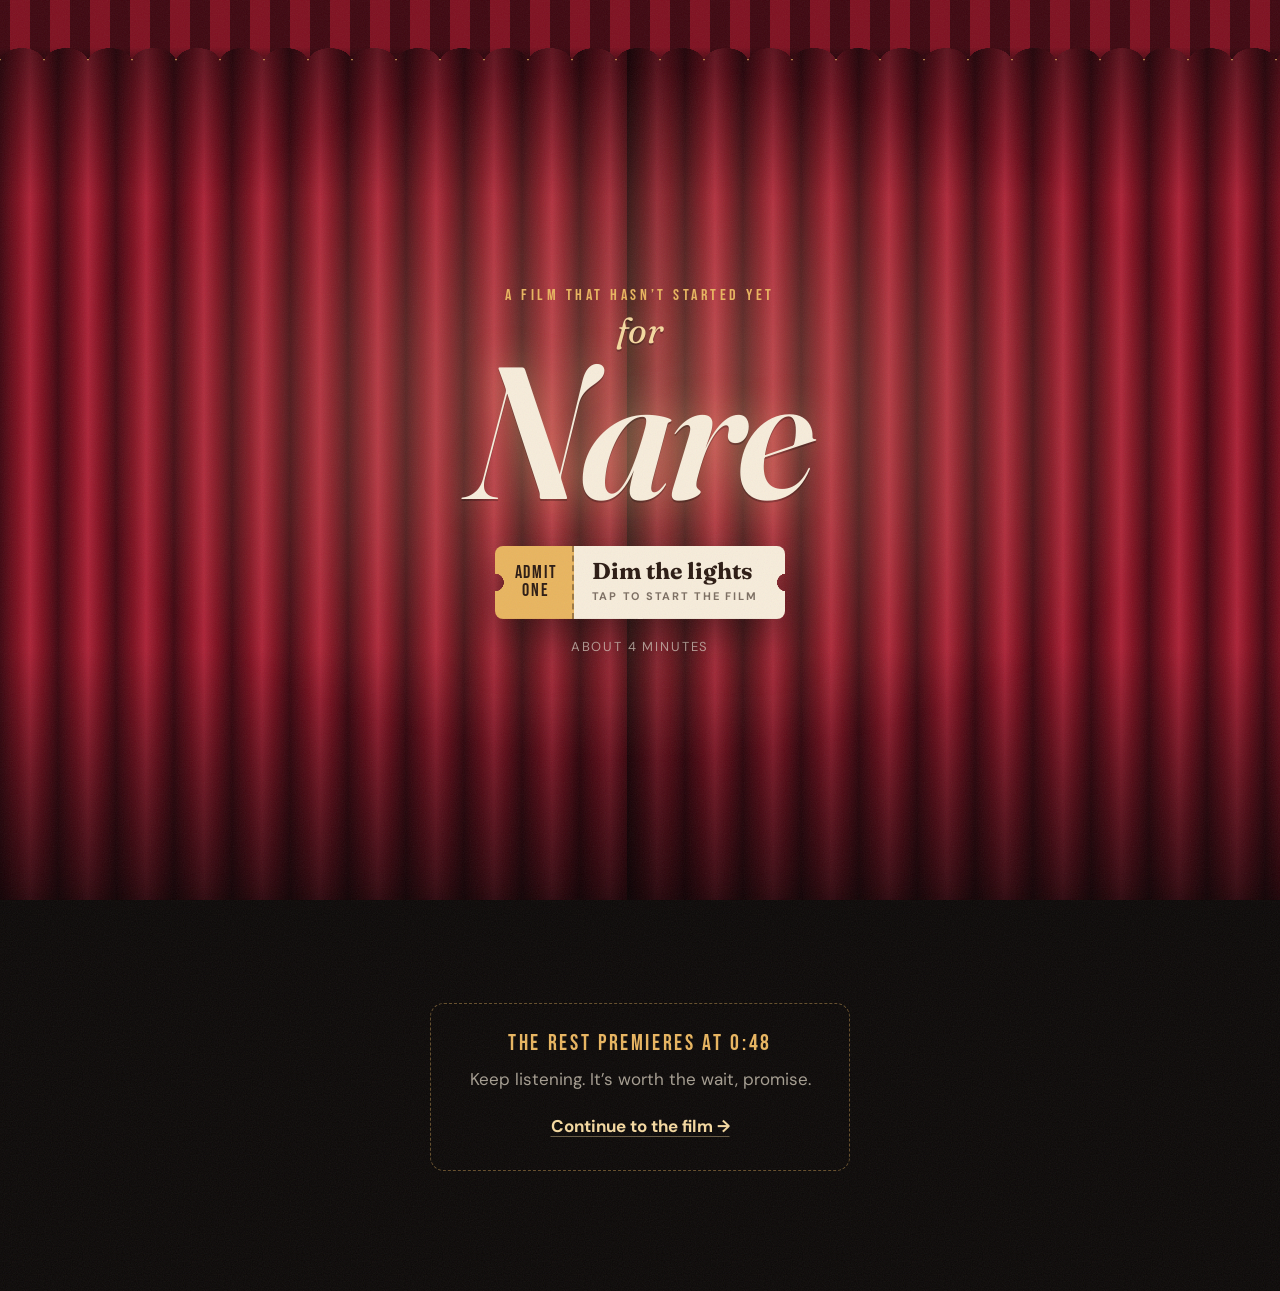
<file: index.html>
<!doctype html>
<html lang="en">
  <head>
    <meta charset="UTF-8" />
    <meta name="viewport" content="width=device-width, initial-scale=1.0, viewport-fit=cover" />
    <meta name="robots" content="noindex, nofollow" />
    <meta name="theme-color" content="#0c0908" />
    <meta name="description" content="A film that hasn't started yet. Headphones on." />
    <meta property="og:title" content="For Nare" />
    <meta property="og:description" content="A film that hasn't started yet. Headphones on." />
    <meta property="og:type" content="website" />
    <title>For Nare</title>
    <link rel="icon" href="assets/favicon.svg" type="image/svg+xml" />
    <link rel="preconnect" href="https://fonts.googleapis.com" />
    <link rel="preconnect" href="https://fonts.gstatic.com" crossorigin />
    <link
      rel="stylesheet"
      href="https://fonts.googleapis.com/css2?family=Bebas+Neue&family=Courier+Prime:wght@400;700&family=DM+Sans:opsz,wght@9..40,400;9..40,500;9..40,700&family=Fraunces:ital,opsz,wght@0,9..144,500;0,9..144,700;1,9..144,400;1,9..144,600&family=Noto+Serif+Armenian:wght@500;700&display=swap"
    />
    <link rel="preconnect" href="https://www.youtube.com" />
    <link rel="stylesheet" href="styles.css" />
  </head>
  <body class="is-gated">
    <div class="grain" aria-hidden="true"></div>

    <!-- Curtains + opening gate -->
    <div class="curtains" aria-hidden="true">
      <div class="curtain curtain-left"></div>
      <div class="curtain curtain-right"></div>
      <div class="valance"></div>
    </div>

    <section class="gate" id="gate" aria-labelledby="gateTitle">
      <div class="spot" aria-hidden="true"></div>
      <div class="gate-inner">
        <p class="kicker">A film that hasn&rsquo;t started yet</p>
        <h1 class="gate-title" id="gateTitle">
          <span class="gate-for">for</span>
          <span class="gate-name" data-recipient>Nare</span>
        </h1>
        <button class="ticket-btn" id="startBtn" type="button">
          <span class="ticket">
            <span class="ticket-stub" aria-hidden="true">Admit<br />One</span>
            <span class="ticket-main">
              <span class="ticket-label">Dim the lights</span>
              <span class="ticket-small">tap to start the film</span>
            </span>
          </span>
        </button>
        <p class="gate-meta">about 4 minutes</p>
      </div>
    </section>

    <!-- Backstage: black screen between the ticket and the curtains -->
    <section class="backstage" id="backstage" aria-labelledby="backstageTitle" hidden>
      <div class="backstage-glow" aria-hidden="true"></div>
      <div class="backstage-inner">
        <p class="kicker bs-step">Before the show</p>
        <div class="headphones bs-step">
          <div class="hp-rule" aria-hidden="true">
            <span class="hp-line"></span>
            <span class="hp-badge">
              <svg class="hp-icon" viewBox="0 0 48 48">
                <path class="hp-band" d="M11 29v-4a13 13 0 0 1 26 0v4" />
                <rect class="hp-cup" x="7.5" y="26" width="8" height="13" rx="3" />
                <rect class="hp-cup" x="32.5" y="26" width="8" height="13" rx="3" />
              </svg>
            </span>
            <span class="hp-line"></span>
          </div>
        </div>
        <h2 class="hp-text bs-step" id="backstageTitle">Please put your <em>headphones</em>&nbsp;on</h2>
        <p class="bs-note bs-step">
          Listen to the lyrics, and <strong>pay attention to every detail.</strong>
        </p>
        <button class="ready-btn bs-step" id="readyBtn" type="button" disabled>I&rsquo;m ready</button>
        <p class="gate-meta bs-step">volume up</p>
      </div>
    </section>

    <main id="film">
      <!-- Pre-show: the song plays, credits roll, waiting for 0:48 -->
      <section class="preshow" id="preshow" aria-labelledby="preshowTitle">
        <p class="kicker">Now showing &middot; the pre-show</p>
        <h2 class="preshow-title" id="preshowTitle">Listen to the lyrics.</h2>
        <p class="preshow-sub">
          Especially at <b>0:48</b>. That one line is the whole reason this page exists.
        </p>

        <div class="screen-frame">
          <div class="screen">
            <div id="player"></div>
            <div class="screen-hint" id="screenHint" hidden>
              <span class="hint-arrow" aria-hidden="true">▶</span>
              <span>Tap play on the screen to start the soundtrack</span>
            </div>
            <div class="screen-fallback" id="screenFallback" hidden>
              <p>The soundtrack won&rsquo;t play here.</p>
              <a id="fallbackLink" href="#" target="_blank" rel="noopener">Open “SMS” on YouTube</a>
            </div>
          </div>
        </div>

        <div class="cue" aria-hidden="true">
          <div class="cue-row">
            <span class="cue-now" id="cueNow">0:00</span>
            <span class="cue-label" id="cueLabel">the line lands at <b>0:48</b></span>
          </div>
          <div class="cue-track">
            <div class="cue-fill" id="cueFill"></div>
            <span class="cue-mark"></span>
          </div>
        </div>

        <div class="credits-window" id="creditsWindow">
          <div class="credits-track" id="creditsTrack">
            <ol class="credits" id="credits" aria-live="polite"></ol>
            <div class="typing" id="typing" aria-hidden="true" hidden><span></span><span></span><span></span></div>
          </div>
        </div>
      </section>

      <!-- Everything after 0:48 -->
      <div class="after is-locked" id="after">
        <div class="lock-card" id="lockCard">
          <p class="lock-kicker">The rest premieres at 0:48</p>
          <p class="lock-text">Keep listening. It&rsquo;s worth the wait, promise.</p>
          <button class="text-btn" id="skipBtn" type="button">Skip ahead to the line &rarr;</button>
        </div>

        <!-- Poster -->
        <section class="poster-section" id="poster" aria-labelledby="posterTitle">
          <article class="poster">
            <p class="poster-names">
              <span data-recipient>Nare</span>
              <span class="poster-dot" aria-hidden="true">&bull;</span>
              <span data-sender>him</span>
            </p>

            <svg class="tv-wall" viewBox="0 0 300 168" role="img" aria-label="A wall of TV screens, one of them lit up gold">
              <defs>
                <linearGradient id="tvGlow" x1="0" y1="0" x2="0" y2="1">
                  <stop offset="0" stop-color="#3a1b16" />
                  <stop offset="1" stop-color="#150b09" />
                </linearGradient>
                <linearGradient id="tvGold" x1="0" y1="0" x2="1" y2="1">
                  <stop offset="0" stop-color="#ffe3a6" />
                  <stop offset="1" stop-color="#e3a54c" />
                </linearGradient>
                <radialGradient id="tvHalo" cx="0.5" cy="0.5" r="0.5">
                  <stop offset="0" stop-color="#f5d9a0" stop-opacity=".55" />
                  <stop offset="1" stop-color="#f5d9a0" stop-opacity="0" />
                </radialGradient>
              </defs>
              <g class="tvs">
                <rect x="6" y="6" width="66" height="44" rx="4" />
                <rect x="80" y="6" width="66" height="44" rx="4" />
                <rect x="154" y="6" width="66" height="44" rx="4" />
                <rect x="228" y="6" width="66" height="44" rx="4" />
                <rect x="6" y="62" width="66" height="44" rx="4" />
                <rect x="80" y="62" width="66" height="44" rx="4" />
                <rect x="228" y="62" width="66" height="44" rx="4" />
                <rect x="6" y="118" width="66" height="44" rx="4" />
                <rect x="80" y="118" width="66" height="44" rx="4" />
                <rect x="154" y="118" width="66" height="44" rx="4" />
                <rect x="228" y="118" width="66" height="44" rx="4" />
              </g>
              <circle cx="187" cy="84" r="70" fill="url(#tvHalo)" class="tv-halo" />
              <rect x="154" y="62" width="66" height="44" rx="4" fill="url(#tvGold)" class="tv-lit" />
              <text x="187" y="90" text-anchor="middle" class="tv-text">0:48</text>
            </svg>

            <p class="poster-coming">Coming soon</p>
            <h2 class="poster-title" id="posterTitle">
              <span class="poster-arm" lang="hy">Կինոն մեր</span>
              <span class="poster-eng">Our Movie</span>
            </h2>
            <p class="poster-tagline">
              Same store. A few different days. Not one word&nbsp;&mdash; until&nbsp;now.
            </p>

            <div class="poster-foot">
              <p class="billing">
                <span data-recipient>Nare</span> &amp; <span data-sender>him</span> in a film written by
                <span data-sender>him</span> &middot; filmed on location at Best Buy &middot; original
                soundtrack “SMS” by Mi Qani Hogi feat. Sebu &middot; runtime: one coffee, maybe two
              </p>
              <div class="poster-bottom">
                <span class="rating"><b>G</b><small>for good<br />intentions</small></span>
                <span class="release">In theaters<br /><b>the day you say yes</b></span>
              </div>
            </div>
          </article>
        </section>

        <!-- Screenplay + note -->
        <section class="script-section" aria-labelledby="scriptTitle">
          <p class="kicker">The script so far</p>
          <h2 class="section-title" id="scriptTitle">Scenes we&rsquo;ve already shot</h2>

          <div class="script-page">
            <p class="sp-heading">Int. Best Buy &mdash; day</p>
            <p class="sp-action">
              A regular afternoon. <span class="caps" data-sender>him</span> notices
              <span class="caps" data-recipient>Nare</span>. He tells himself he&rsquo;ll say something.
            </p>
            <p class="sp-action">He doesn&rsquo;t.</p>
            <p class="sp-character"><span data-sender>him</span> (V.O.)</p>
            <p class="sp-dialogue">Next time.</p>
            <p class="sp-transition">Cut to:</p>
            <p class="sp-heading">Int. Best Buy &mdash; another day</p>
            <p class="sp-action">Same store. Same &ldquo;next time.&rdquo;</p>
            <p class="sp-transition">Cut to:</p>
            <p class="sp-heading">Ext. wherever you are &mdash; right now</p>
            <p class="sp-action">
              He finally says something. Sort of. <em>(You&rsquo;re reading it.)</em>
            </p>
          </div>

          <div class="note" id="note"></div>
        </section>

        <!-- The ask -->
        <section class="ask-section" id="ask" aria-labelledby="askTitle">
          <p class="kicker">To be continued?</p>
          <h2 class="section-title" id="askTitle">How about we continue the movie?</h2>
          <p class="ask-sub">The next scene is already written. It just needs you in it.</p>

          <div class="slate" id="slate">
            <div class="slate-arm" aria-hidden="true"></div>
            <div class="slate-bar" aria-hidden="true"></div>
            <div class="slate-body">
              <dl class="slate-fields">
                <div><dt>Prod.</dt><dd lang="hy">Կինոն մեր</dd></div>
                <div><dt>Scene</dt><dd>Next</dd></div>
                <div><dt>Take</dt><dd>1</dd></div>
              </dl>
              <div class="slate-scene">
                <p class="slate-heading" id="nextHeading">Int. coffee shop &mdash; soon</p>
                <p class="slate-action" id="nextAction">Nare and Aram, getting a coffee together. No script. Just talking.</p>
              </div>
            </div>
          </div>

          <article class="reply reply-yes postcard" id="postcard">
            <span class="stamp" aria-hidden="true">Admit two</span>
            <p class="reply-title">Your cue, <span data-recipient>Nare</span>.</p>
            <p id="postcardText">
              Send me a message (an SMS, like the song&hellip; or a DM, close enough) and we&rsquo;ll pick a
              day for that coffee.
            </p>
            <a class="sms-btn" id="dmBtn" href="#" target="_blank" rel="noopener">Message Aram on Instagram</a>
            <p class="reply-small" id="dmHint">Not sure what to say? &ldquo;Next scene &#9749;&rdquo; works.</p>
            <p class="reply-small" id="profileLine">
              or find him at <a id="profileLink" href="#" target="_blank" rel="noopener">@aram_chilingaryan</a>
            </p>
          </article>
        </section>

        <!-- End credits -->
        <footer class="end-credits">
          <p class="kicker">End credits</p>
          <dl class="roll">
            <div><dt>Written by</dt><dd data-sender>him</dd></div>
            <div><dt>For</dt><dd data-recipient>Nare</dd></div>
            <div><dt>Filmed on location</dt><dd>Best Buy</dd></div>
            <div>
              <dt>Soundtrack</dt>
              <dd><a id="songLink" href="#" target="_blank" rel="noopener">“SMS” &mdash; Mi Qani Hogi feat. Sebu</a></dd>
            </div>
          </dl>
          <button class="text-btn" id="replayBtn" type="button">&#8634; Play the line again (0:48)</button>
          <p class="fin">To be continued&hellip;</p>
        </footer>
      </div>
    </main>

    <!-- The 0:48 title card -->
    <div class="titlecard" id="titlecard" hidden>
      <div class="bars" aria-hidden="true"><span></span><span></span></div>
      <div class="tc-inner" role="status" aria-live="assertive">
        <p class="tc-stamp">0:48</p>
        <p class="tc-arm" id="tcArm" lang="hy"></p>
        <p class="tc-eng" id="tcEng"></p>
        <p class="tc-credit" id="tcCredit"></p>
        <button class="tc-continue" id="tcContinue" type="button">Continue</button>
      </div>
    </div>

    <!-- Sticky soundtrack bar -->
    <div class="nowplaying" id="nowPlaying" hidden>
      <button class="np-toggle" id="npToggle" type="button" aria-label="Pause the soundtrack">
        <span class="np-icon" aria-hidden="true"></span>
      </button>
      <div class="np-text">
        <span class="np-title"><span class="eq" aria-hidden="true"><i></i><i></i><i></i></span>“SMS”</span>
        <span class="np-artist">Mi Qani Hogi feat. Sebu</span>
      </div>
      <span class="np-time" id="npTime">0:00</span>
      <button class="np-replay" id="npReplay" type="button" aria-label="Replay the line at 0:48">&#8634; 0:48</button>
    </div>

    <script src="config.js"></script>
    <script src="script.js"></script>
  </body>
</html>
</file>
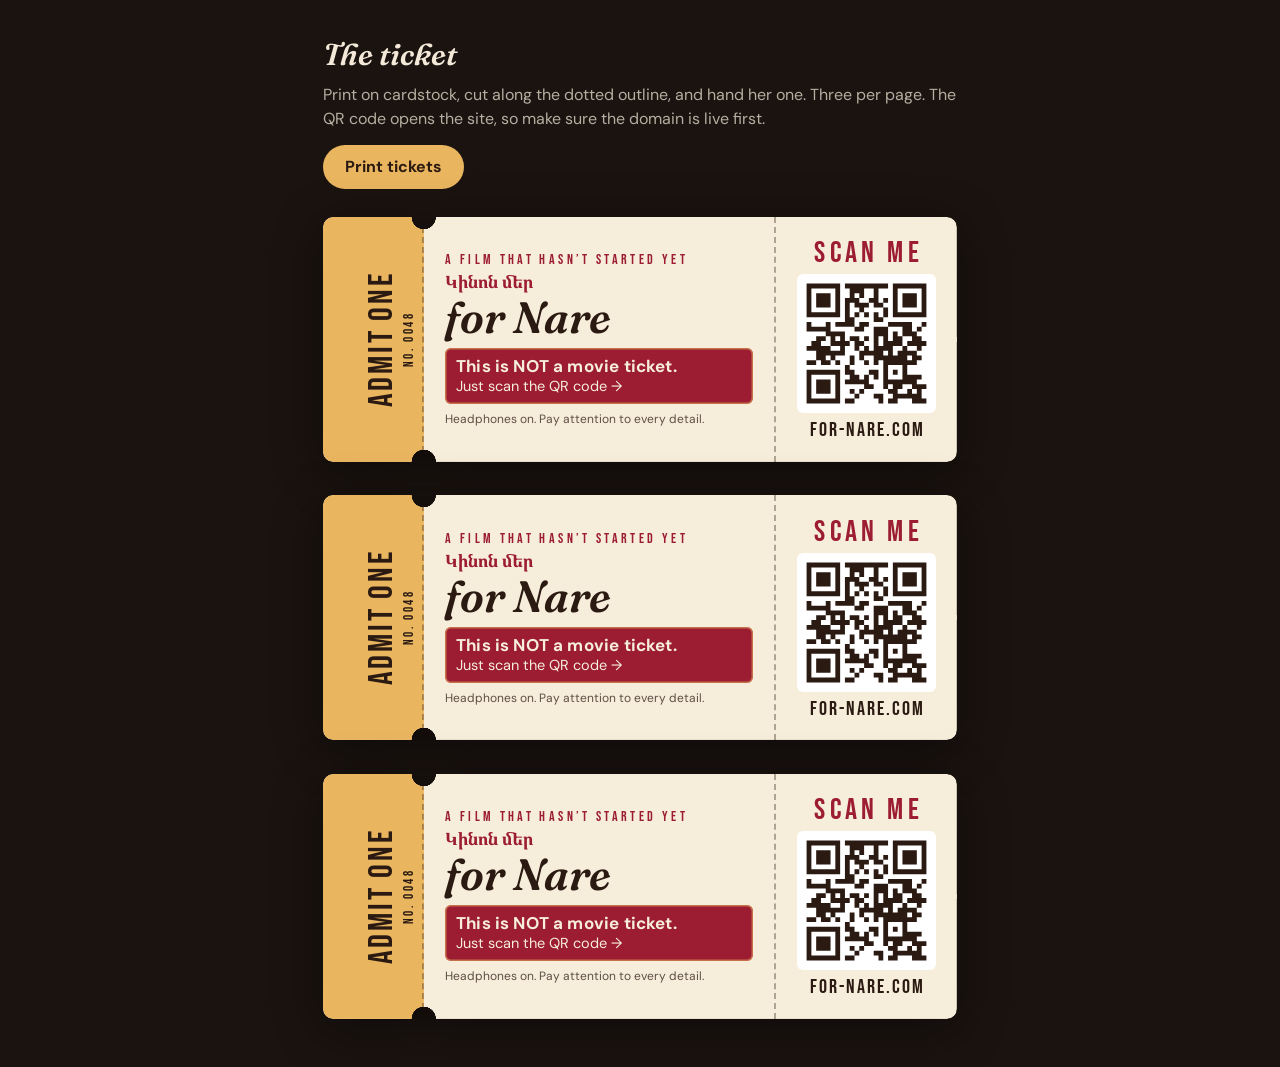
<file: ticket.html>
<!doctype html>
<html lang="en">
  <head>
    <meta charset="UTF-8" />
    <meta name="viewport" content="width=device-width, initial-scale=1.0" />
    <meta name="robots" content="noindex, nofollow" />
    <title>Ticket for Nare</title>
    <link rel="icon" href="assets/favicon.svg" type="image/svg+xml" />
    <link rel="preconnect" href="https://fonts.googleapis.com" />
    <link rel="preconnect" href="https://fonts.gstatic.com" crossorigin />
    <link
      rel="stylesheet"
      href="https://fonts.googleapis.com/css2?family=Bebas+Neue&family=DM+Sans:wght@400;700&family=Fraunces:ital,opsz,wght@1,9..144,600&family=Noto+Serif+Armenian:wght@700&display=swap"
    />
    <style>
      :root {
        --cream: #f7eddb;
        --gold: #e9b55f;
        --ink: #2b1a12;
        --velvet: #9c1d31;
      }

      * {
        box-sizing: border-box;
      }

      body {
        margin: 0;
        padding: 32px 16px 48px;
        background: #1a1310;
        color: #f4e9d8;
        font-family: "DM Sans", system-ui, sans-serif;
        -webkit-print-color-adjust: exact;
        print-color-adjust: exact;
      }

      .help {
        max-width: 6.6in;
        margin: 0 auto 28px;
        line-height: 1.5;
      }

      .help h1 {
        margin: 0 0 6px;
        font-family: "Fraunces", serif;
        font-style: italic;
        font-weight: 600;
        font-size: 30px;
      }

      .help p {
        margin: 0;
        color: rgba(244, 233, 216, 0.72);
      }

      .help button {
        margin-top: 14px;
        padding: 10px 22px;
        border: 0;
        border-radius: 999px;
        background: var(--gold);
        color: var(--ink);
        font: inherit;
        font-weight: 700;
        cursor: pointer;
      }

      .sheet {
        display: grid;
        justify-content: center;
        gap: 0.35in;
      }

      .ticket {
        position: relative;
        display: grid;
        grid-template-columns: 1.05in 1fr 1.9in;
        width: 6.6in;
        height: 2.55in;
        color: var(--ink);
        filter: drop-shadow(0 10px 24px rgba(0, 0, 0, 0.4));
      }

      .ticket > * {
        position: relative;
      }

      /* paper + notches */
      .ticket::before {
        content: "";
        position: absolute;
        inset: 0;
        background: var(--cream);
        border-radius: 10px;
        -webkit-mask:
          radial-gradient(circle 0.13in at 1.05in 0, #0000 97%, #000) top / 100% 51% no-repeat,
          radial-gradient(circle 0.13in at 1.05in 100%, #0000 97%, #000) bottom / 100% 51% no-repeat;
        mask:
          radial-gradient(circle 0.13in at 1.05in 0, #0000 97%, #000) top / 100% 51% no-repeat,
          radial-gradient(circle 0.13in at 1.05in 100%, #0000 97%, #000) bottom / 100% 51% no-repeat;
      }

      .stub {
        display: grid;
        place-items: center;
        border-right: 2px dashed rgba(43, 26, 18, 0.35);
        background: var(--gold);
        border-radius: 10px 0 0 10px;
        -webkit-mask:
          radial-gradient(circle 0.13in at 100% 0, #0000 97%, #000) top / 100% 51% no-repeat,
          radial-gradient(circle 0.13in at 100% 100%, #0000 97%, #000) bottom / 100% 51% no-repeat;
        mask:
          radial-gradient(circle 0.13in at 100% 0, #0000 97%, #000) top / 100% 51% no-repeat,
          radial-gradient(circle 0.13in at 100% 100%, #0000 97%, #000) bottom / 100% 51% no-repeat;
      }

      .stub-text {
        transform: rotate(-90deg);
        white-space: nowrap;
        text-align: center;
        font-family: "Bebas Neue", sans-serif;
        line-height: 1;
      }

      .stub-text b {
        display: block;
        font-weight: 400;
        font-size: 34px;
        letter-spacing: 0.08em;
      }

      .stub-text small {
        display: block;
        margin-top: 4px;
        font-size: 13px;
        letter-spacing: 0.2em;
      }

      .main {
        display: flex;
        flex-direction: column;
        justify-content: center;
        padding: 0.18in 0.22in;
      }

      .eyebrow {
        margin: 0;
        font-family: "Bebas Neue", sans-serif;
        font-size: 14px;
        letter-spacing: 0.24em;
        color: var(--velvet);
      }

      .arm {
        margin: 2px 0 0;
        font-family: "Noto Serif Armenian", serif;
        font-weight: 700;
        font-size: 17px;
        color: var(--velvet);
      }

      .title {
        margin: 2px 0 0;
        font-family: "Fraunces", serif;
        font-style: italic;
        font-weight: 600;
        font-size: 44px;
        line-height: 1;
      }

      .notice {
        align-self: stretch;
        margin: 9px 0 0;
        padding: 7px 11px 8px;
        border-radius: 6px;
        background: var(--velvet);
        color: var(--cream);
        font-size: 14.5px;
        line-height: 1.3;
        box-shadow: inset 0 0 0 1.5px rgba(233, 181, 95, 0.55);
      }

      .notice b {
        display: block;
        font-size: 17px;
        font-weight: 700;
        letter-spacing: 0.01em;
      }

      .tag {
        margin: 7px 0 0;
        font-size: 12px;
        line-height: 1.35;
        color: rgba(43, 26, 18, 0.75);
      }

      .qr {
        display: flex;
        flex-direction: column;
        align-items: center;
        justify-content: center;
        gap: 4px;
        border-left: 2px dashed rgba(43, 26, 18, 0.35);
      }

      .qr img {
        width: 1.45in;
        height: 1.45in;
        border-radius: 6px;
        background: #fff;
      }

      .qr p {
        margin: 0;
        font-family: "Bebas Neue", sans-serif;
        font-size: 12.5px;
        letter-spacing: 0.14em;
        text-align: center;
      }

      .qr [data-domain] {
        margin-top: 3px;
        font-size: 20px;
        line-height: 1;
        letter-spacing: 0.1em;
        padding-left: 0.1em;
      }

      .qr .scan-label {
        margin-bottom: 2px;
        font-size: 30px;
        line-height: 1;
        letter-spacing: 0.14em;
        padding-left: 0.14em;
        color: var(--velvet);
      }

      @media print {
        @page {
          size: letter;
          margin: 0.5in;
        }

        body {
          padding: 0;
          background: #fff;
        }

        .help {
          display: none;
        }

        .ticket {
          filter: none;
          outline: 1px dashed #bbb;
          outline-offset: 0.08in;
          break-inside: avoid;
        }
      }

      @media screen and (max-width: 700px) {
        .sheet {
          zoom: 0.52;
        }
      }
    </style>
  </head>
  <body>
    <div class="help">
      <h1>The ticket</h1>
      <p>
        Print on cardstock, cut along the dotted outline, and hand her one. Three per page. The QR code
        opens the site, so make sure the domain is live first.
      </p>
      <button type="button" onclick="window.print()">Print tickets</button>
    </div>

    <div class="sheet" id="sheet"></div>

    <template id="ticketTpl">
      <article class="ticket">
        <div class="stub">
          <div class="stub-text"><b>Admit one</b><small>No. 0048</small></div>
        </div>
        <div class="main">
          <p class="eyebrow">A film that hasn&rsquo;t started yet</p>
          <p class="arm" lang="hy">Կինոն մեր</p>
          <p class="title">for <span data-recipient>Nare</span></p>
          <p class="notice"><b>This is NOT a movie ticket.</b> Just scan the QR&nbsp;code&nbsp;&rarr;</p>
          <p class="tag">Headphones on. Pay attention to every detail.</p>
        </div>
        <div class="qr">
          <p class="scan-label">Scan me</p>
          <img src="assets/qr.svg" alt="QR code that opens the film" />
          <p data-domain>for-nare.com</p>
        </div>
      </article>
    </template>

    <script src="config.js"></script>
    <script>
      const cfg = window.FILM_CONFIG || {};
      const tpl = document.getElementById("ticketTpl");
      const sheet = document.getElementById("sheet");
      for (let i = 0; i < 3; i += 1) sheet.appendChild(tpl.content.cloneNode(true));
      document.querySelectorAll("[data-recipient]").forEach((n) => (n.textContent = cfg.recipientName || "Nare"));
      if (cfg.siteUrl) {
        const domain = cfg.siteUrl.replace(/^https?:\/\//, "").replace(/\/$/, "");
        document.querySelectorAll("[data-domain]").forEach((n) => (n.textContent = domain));
      }
    </script>
  </body>
</html>
</file>
<file: styles.css>
:root {
  --ink: #0c0908;
  --ink-2: #140f0c;
  --ink-3: #1e1611;
  --velvet-dark: #3f0710;
  --velvet: #7f1020;
  --velvet-light: #ac2237;
  --gold: #e9b55f;
  --gold-soft: #f5d9a0;
  --cream: #f7eddb;
  --cream-2: #ecdcbf;
  --paper-ink: #2b1a12;
  --text: #f4e9d8;
  --muted: rgba(244, 233, 216, 0.66);
  --faint: rgba(244, 233, 216, 0.14);

  --serif: "Fraunces", Georgia, "Times New Roman", serif;
  --display: "Bebas Neue", "Arial Narrow", Impact, sans-serif;
  --sans: "DM Sans", system-ui, -apple-system, "Segoe UI", sans-serif;
  --mono: "Courier Prime", "Courier New", monospace;
  --armenian: "Noto Serif Armenian", "Fraunces", serif;

  --ease-curtain: cubic-bezier(0.72, 0, 0.18, 1);
  color-scheme: dark;
}

*,
*::before,
*::after {
  box-sizing: border-box;
}

html {
  -webkit-text-size-adjust: 100%;
  scroll-behavior: smooth;
}

body {
  margin: 0;
  background: var(--ink);
  color: var(--text);
  font-family: var(--sans);
  font-size: 17px;
  line-height: 1.6;
  -webkit-font-smoothing: antialiased;
  overflow-x: hidden;
}

body.is-gated {
  overflow: hidden;
  height: 100vh;
  height: 100svh;
}

button {
  font: inherit;
  color: inherit;
  cursor: pointer;
}

a {
  color: var(--gold-soft);
}

:focus-visible {
  outline: 2px solid var(--gold);
  outline-offset: 3px;
}

[hidden] {
  display: none !important;
}

.kicker {
  margin: 0;
  font-family: var(--display);
  font-size: 16px;
  letter-spacing: 0.22em;
  color: var(--gold);
}

/* ---------- Film grain ---------- */

.grain {
  position: fixed;
  inset: -50%;
  z-index: 200;
  pointer-events: none;
  opacity: 0.075;
  background-image: url("data:image/svg+xml,%3Csvg xmlns='http://www.w3.org/2000/svg' width='180' height='180'%3E%3Cfilter id='n'%3E%3CfeTurbulence type='fractalNoise' baseFrequency='.85' numOctaves='3' stitchTiles='stitch'/%3E%3C/filter%3E%3Crect width='100%25' height='100%25' filter='url(%23n)'/%3E%3C/svg%3E");
  animation: grain 0.9s steps(6) infinite;
}

@keyframes grain {
  0% { transform: translate(0, 0); }
  20% { transform: translate(-3%, 2%); }
  40% { transform: translate(2%, -4%); }
  60% { transform: translate(-4%, -1%); }
  80% { transform: translate(3%, 3%); }
  100% { transform: translate(0, 0); }
}

/* ---------- Curtains ---------- */

.curtains {
  position: fixed;
  inset: 0;
  z-index: 60;
  pointer-events: none;
  transition: visibility 0s linear 2.2s;
}

.is-started .curtains {
  visibility: hidden;
}

.curtain {
  position: absolute;
  top: 0;
  bottom: 0;
  width: 51%;
  background:
    linear-gradient(180deg, rgba(0, 0, 0, 0.6) 0%, transparent 22%, transparent 72%, rgba(0, 0, 0, 0.7) 100%),
    repeating-linear-gradient(
      90deg,
      var(--velvet-dark) 0px,
      var(--velvet) 18px,
      var(--velvet-light) 30px,
      var(--velvet) 42px,
      var(--velvet-dark) 58px
    );
  transition: transform 2s var(--ease-curtain);
}

.curtain-left {
  left: 0;
  box-shadow: inset -40px 0 50px -20px rgba(0, 0, 0, 0.55);
}

.curtain-right {
  right: 0;
  box-shadow: inset 40px 0 50px -20px rgba(0, 0, 0, 0.55);
}

.is-started .curtain-left {
  transform: translateX(-104%);
}

.is-started .curtain-right {
  transform: translateX(104%);
}

.valance {
  position: absolute;
  top: 0;
  left: 0;
  right: 0;
  height: 62px;
  background:
    linear-gradient(180deg, transparent 80%, rgba(0, 0, 0, 0.35)),
    repeating-linear-gradient(90deg, var(--velvet-dark) 0 10px, var(--velvet) 10px 30px, var(--velvet-dark) 30px 40px);
  border-bottom: 3px solid var(--gold);
  box-shadow: 0 10px 30px rgba(0, 0, 0, 0.5);
  -webkit-mask: radial-gradient(22px 14px at 22px 100%, #0000 98%, #000) 0 0 / 44px 100% repeat-x;
  mask: radial-gradient(22px 14px at 22px 100%, #0000 98%, #000) 0 0 / 44px 100% repeat-x;
  transition: transform 1.2s var(--ease-curtain);
}

.is-started .valance {
  transform: translateY(-110%);
}

/* ---------- Gate ---------- */

.gate {
  position: fixed;
  inset: 0;
  z-index: 70;
  display: grid;
  place-items: center;
  padding: 72px 16px 32px;
  text-align: center;
  transition: opacity 0.6s ease, visibility 0s linear 0.6s;
}

.is-started .gate {
  opacity: 0;
  visibility: hidden;
}

.spot {
  position: absolute;
  inset: 0;
  pointer-events: none;
  background: radial-gradient(ellipse 60% 52% at 50% 46%, rgba(255, 222, 160, 0.26), rgba(255, 222, 160, 0.06) 55%, transparent 75%);
  animation: flicker 5s ease-in-out infinite;
}

@keyframes flicker {
  0%, 100% { opacity: 1; }
  45% { opacity: 0.9; }
  48% { opacity: 0.97; }
  52% { opacity: 0.86; }
}

.gate-inner {
  position: relative;
  max-width: 34rem;
}

.gate-title {
  margin: 6px 0 0;
  font-family: var(--serif);
  font-weight: 400;
  line-height: 0.9;
  color: var(--cream);
  text-shadow: 0 2px 0 rgba(0, 0, 0, 0.25), 0 0 40px rgba(255, 210, 140, 0.35);
}

.gate-for {
  display: block;
  font-style: italic;
  font-size: clamp(26px, 7vw, 36px);
  color: var(--gold-soft);
}

.gate-name {
  display: block;
  font-style: italic;
  font-weight: 600;
  font-size: clamp(92px, 28vw, 188px);
  letter-spacing: -0.02em;
}

/* Headphones: a gold medallion between two hairlines, like a pre-show card */
.headphones {
  margin: 26px auto 0;
  text-align: center;
}

.hp-rule {
  display: flex;
  align-items: center;
  justify-content: center;
  gap: 16px;
}

.hp-line {
  width: min(22vw, 110px);
  height: 1px;
  background: linear-gradient(90deg, transparent, rgba(245, 217, 160, 0.85));
}

.hp-line:last-child {
  background: linear-gradient(90deg, rgba(245, 217, 160, 0.85), transparent);
}

.hp-badge {
  position: relative;
  display: grid;
  place-items: center;
  width: 60px;
  height: 60px;
  border-radius: 50%;
  background: radial-gradient(circle at 35% 30%, #fff0c8, var(--gold) 55%, #c98a35 100%);
  box-shadow:
    0 0 0 1px rgba(255, 240, 210, 0.7),
    0 0 0 6px rgba(233, 181, 95, 0.16),
    0 0 34px rgba(233, 181, 95, 0.45);
}

.hp-badge::after {
  content: "";
  position: absolute;
  inset: -1px;
  border-radius: 50%;
  border: 1.5px solid rgba(245, 217, 160, 0.8);
  animation: hp-ping 2.6s ease-out infinite;
}

@keyframes hp-ping {
  0% { transform: scale(1); opacity: 0.9; }
  70%, 100% { transform: scale(1.7); opacity: 0; }
}

.hp-icon {
  width: 34px;
  height: 34px;
  margin-top: 2px;
}

.hp-band {
  fill: none;
  stroke: var(--paper-ink);
  stroke-width: 3.4;
  stroke-linecap: round;
}

.hp-cup {
  fill: var(--paper-ink);
}

.hp-text {
  max-width: 16ch;
  margin: 16px auto 0;
  font-family: var(--serif);
  font-style: italic;
  font-weight: 600;
  font-size: clamp(28px, 7.6vw, 40px);
  line-height: 1.12;
  letter-spacing: -0.01em;
  color: var(--cream);
  text-wrap: balance;
  text-shadow: 0 2px 18px rgba(0, 0, 0, 0.45);
}

.hp-text em {
  color: var(--gold-soft);
}

.gate-meta {
  margin: 18px 0 0;
  font-size: 13px;
  letter-spacing: 0.14em;
  text-transform: uppercase;
  color: rgba(255, 246, 232, 0.7);
}

/* Ticket-shaped start button */
.ticket-btn {
  margin-top: 30px;
  padding: 0;
  border: 0;
  background: none;
  filter: drop-shadow(0 16px 26px rgba(0, 0, 0, 0.5));
  transition: transform 0.25s ease;
  animation: nudge 3.2s ease-in-out 1.6s infinite;
}

.ticket-btn:hover {
  transform: translateY(-2px) rotate(-1.5deg);
}

.ticket-btn:active {
  transform: scale(0.97);
}

@keyframes nudge {
  0%, 86%, 100% { transform: rotate(0); }
  90% { transform: rotate(-2.5deg); }
  95% { transform: rotate(2deg); }
}

/* The usher tears the ticket: the stub drops away */
.ticket-btn.is-torn {
  animation: none;
  pointer-events: none;
}

.ticket-btn.is-torn .ticket-stub {
  transform: translate(-6px, 22px) rotate(-16deg);
  opacity: 0;
  transition: transform 0.5s cubic-bezier(0.5, 0, 0.75, 0), opacity 0.5s ease;
}

.ticket-btn.is-torn .ticket-main {
  transform: translateX(6px);
  transition: transform 0.4s ease;
}

/* ---------- Backstage ---------- */

.backstage {
  position: fixed;
  inset: 0;
  z-index: 80;
  display: grid;
  place-items: center;
  padding: 32px 16px;
  text-align: center;
  background: #050403;
  opacity: 0;
  transition: opacity 0.8s ease;
}

.backstage.is-on {
  opacity: 1;
}

.backstage-glow {
  position: absolute;
  inset: 0;
  pointer-events: none;
  background: radial-gradient(ellipse 60% 45% at 50% 40%, rgba(233, 181, 95, 0.12), transparent 70%);
}

.backstage-inner {
  position: relative;
  max-width: 30rem;
}

/* Each line arrives one after another */
.bs-step {
  opacity: 0;
  transform: translateY(10px);
  transition: opacity 0.9s ease, transform 0.9s ease;
}

.backstage.is-on .bs-step {
  opacity: 1;
  transform: none;
}

.backstage.is-on .bs-step:nth-child(1) { transition-delay: 0.3s; }
.backstage.is-on .bs-step:nth-child(2) { transition-delay: 0.7s; }
.backstage.is-on .bs-step:nth-child(3) { transition-delay: 1.1s; }
.backstage.is-on .bs-step:nth-child(4) { transition-delay: 2.1s; }
.backstage.is-on .bs-step:nth-child(5) { transition-delay: 3.1s; }
.backstage.is-on .bs-step:nth-child(6) { transition-delay: 3.4s; }

.backstage .headphones {
  margin-top: 22px;
}

.bs-note {
  max-width: 24ch;
  margin: 22px auto 0;
  font-size: 19px;
  line-height: 1.5;
  color: rgba(255, 246, 232, 0.86);
}

.bs-note strong {
  display: block;
  margin-top: 2px;
  color: var(--gold-soft);
  font-weight: 700;
}

.ready-btn {
  margin-top: 34px;
  padding: 15px 40px;
  border: 0;
  border-radius: 999px;
  background: linear-gradient(180deg, #f4cd82, var(--gold));
  color: var(--paper-ink);
  font-weight: 700;
  font-size: 18px;
  letter-spacing: 0.02em;
  box-shadow: 0 12px 34px rgba(233, 181, 95, 0.3);
}

.ready-btn:active {
  transform: scale(0.97) !important;
}

.ready-btn:disabled {
  cursor: default;
}

.backstage .gate-meta {
  color: rgba(255, 246, 232, 0.5);
}

.ticket {
  display: flex;
  align-items: stretch;
  -webkit-mask:
    radial-gradient(circle 9px at 0 50%, #0000 96%, #000) left / 51% 100% no-repeat,
    radial-gradient(circle 9px at 100% 50%, #0000 96%, #000) right / 51% 100% no-repeat;
  mask:
    radial-gradient(circle 9px at 0 50%, #0000 96%, #000) left / 51% 100% no-repeat,
    radial-gradient(circle 9px at 100% 50%, #0000 96%, #000) right / 51% 100% no-repeat;
}

.ticket-stub {
  display: grid;
  place-items: center;
  padding: 14px 14px 14px 20px;
  background: var(--gold);
  color: var(--paper-ink);
  font-family: var(--display);
  font-size: 18px;
  line-height: 1;
  letter-spacing: 0.1em;
  border-radius: 8px 0 0 8px;
  border-right: 2px dashed rgba(43, 26, 18, 0.4);
}

.ticket-main {
  display: flex;
  flex-direction: column;
  align-items: flex-start;
  justify-content: center;
  padding: 13px 28px 13px 18px;
  background: var(--cream);
  color: var(--paper-ink);
  border-radius: 0 8px 8px 0;
  text-align: left;
}

.ticket-label {
  font-family: var(--serif);
  font-weight: 700;
  font-size: 23px;
  line-height: 1.1;
}

.ticket-small {
  margin-top: 4px;
  font-size: 11px;
  font-weight: 700;
  letter-spacing: 0.16em;
  text-transform: uppercase;
  opacity: 0.6;
}

/* ---------- Main film ---------- */

main {
  position: relative;
  padding-bottom: calc(120px + env(safe-area-inset-bottom));
  background:
    radial-gradient(ellipse 80% 40% at 50% 0%, rgba(233, 181, 95, 0.09), transparent 70%),
    var(--ink);
}

.preshow {
  max-width: 720px;
  margin: 0 auto;
  padding: 64px 16px 40px;
  text-align: center;
}

.preshow-title {
  margin: 10px 0 0;
  font-family: var(--serif);
  font-weight: 500;
  font-size: clamp(40px, 11vw, 64px);
  line-height: 1;
  letter-spacing: -0.02em;
}

.preshow-sub {
  max-width: 30ch;
  margin: 14px auto 0;
  color: var(--muted);
}

.preshow-sub b {
  color: var(--gold-soft);
}

/* Screen with marquee bulbs */
.screen-frame {
  position: relative;
  max-width: 640px;
  margin: 30px auto 0;
  padding: 14px;
  border-radius: 18px;
  background: linear-gradient(180deg, #2b1e15, #120d0a);
  box-shadow:
    0 0 0 1px rgba(233, 181, 95, 0.28),
    0 30px 80px rgba(0, 0, 0, 0.6),
    0 0 120px rgba(233, 181, 95, 0.1);
}

.screen-frame::before {
  content: "";
  position: absolute;
  inset: 3px;
  padding: 7px;
  border-radius: 15px;
  pointer-events: none;
  background: radial-gradient(circle, var(--gold-soft) 0 1.8px, rgba(245, 217, 160, 0.25) 2.4px, transparent 3.4px) 0 0 / 14px 14px;
  -webkit-mask: linear-gradient(#000 0 0) content-box, linear-gradient(#000 0 0);
  -webkit-mask-composite: xor;
  mask: linear-gradient(#000 0 0) content-box exclude, linear-gradient(#000 0 0);
  animation: bulbs 1.1s steps(2) infinite;
}

@keyframes bulbs {
  to { background-position: 7px 7px; }
}

.screen {
  position: relative;
  width: 100%;
  aspect-ratio: 16 / 9;
  /* YouTube needs a 200px-tall player; on narrow phones the screen gets taller, not wider */
  min-height: 200px;
  overflow: hidden;
  border-radius: 8px;
  background: #000;
}

.screen iframe,
.screen #player {
  position: absolute;
  inset: 0;
  width: 100%;
  height: 100%;
  border: 0;
}

.screen-hint {
  position: absolute;
  left: 50%;
  bottom: 12px;
  transform: translateX(-50%);
  display: flex;
  align-items: center;
  gap: 8px;
  width: max-content;
  max-width: calc(100% - 24px);
  padding: 8px 14px;
  border-radius: 999px;
  background: rgba(12, 9, 8, 0.86);
  border: 1px solid rgba(233, 181, 95, 0.45);
  font-size: 13px;
  line-height: 1.3;
  pointer-events: none;
  animation: hint-pulse 1.6s ease-in-out infinite;
}

.hint-arrow {
  color: var(--gold);
}

@keyframes hint-pulse {
  50% { box-shadow: 0 0 0 6px rgba(233, 181, 95, 0.12); }
}

.screen-fallback {
  position: absolute;
  inset: 0;
  display: grid;
  place-content: center;
  gap: 8px;
  padding: 16px;
  background: var(--ink-2);
}

.screen-fallback p {
  margin: 0;
  color: var(--muted);
}

/* Cue bar counting toward 0:48 */
.cue {
  max-width: 640px;
  margin: 18px auto 0;
  text-align: left;
}

.cue-row {
  display: flex;
  justify-content: space-between;
  gap: 12px;
  font-size: 12px;
  font-weight: 700;
  letter-spacing: 0.14em;
  text-transform: uppercase;
  color: var(--muted);
}

.cue-now {
  font-variant-numeric: tabular-nums;
  color: var(--text);
}

.cue-label b {
  color: var(--gold);
}

.cue-track {
  position: relative;
  height: 4px;
  margin-top: 10px;
  border-radius: 4px;
  background: var(--faint);
}

.cue-fill {
  position: absolute;
  inset: 0 auto 0 0;
  width: 0;
  border-radius: inherit;
  background: linear-gradient(90deg, var(--velvet-light), var(--gold));
  transition: width 0.25s linear;
}

.cue-mark {
  position: absolute;
  right: -6px;
  top: 50%;
  width: 12px;
  height: 12px;
  border-radius: 50%;
  background: var(--gold);
  transform: translateY(-50%);
  box-shadow: 0 0 0 5px rgba(233, 181, 95, 0.18);
}

.is-heard .cue-mark {
  box-shadow: 0 0 0 5px rgba(233, 181, 95, 0.35), 0 0 20px var(--gold);
}

/* Opening credits: a lyrics-style window. The current line sits at a fixed
   focus point; older lines slide up and fade, the typing dots wait below. */
.credits-window {
  position: relative;
  max-width: 30ch;
  height: 220px;
  margin: 24px auto 0;
  overflow: hidden;
  -webkit-mask-image: linear-gradient(180deg, transparent 0, #000 30%, #000 76%, transparent 100%);
  mask-image: linear-gradient(180deg, transparent 0, #000 30%, #000 76%, transparent 100%);
  scroll-margin-top: 16px;
  scroll-margin-bottom: calc(100px + env(safe-area-inset-bottom));
}

.credits-track {
  position: relative;
  transition: transform 0.9s cubic-bezier(0.2, 0.7, 0.2, 1);
  will-change: transform;
}

.credits {
  list-style: none;
  margin: 0;
  padding: 0;
}

.credits li {
  display: none;
  padding: 8px 0;
  font-family: var(--serif);
  font-style: italic;
  font-size: 22px;
  line-height: 1.35;
  opacity: 0.3;
  transition: opacity 0.8s ease;
}

.credits li.is-shown {
  display: block;
}

.credits li.is-current {
  opacity: 1;
  animation: credit-in 0.9s ease both;
}

@keyframes credit-in {
  from { opacity: 0; transform: translateY(14px); filter: blur(4px); }
}

/* Once the line has played, show every credit as a still list */
.is-heard .credits-window {
  height: auto;
  -webkit-mask-image: none;
  mask-image: none;
}

.is-heard .credits-track {
  transform: none !important;
}

/* "Next line is coming": a little typing bubble */
.typing {
  display: inline-flex;
  align-items: center;
  gap: 6px;
  margin-top: 6px;
  padding: 11px 15px;
  border-radius: 18px 18px 18px 6px;
  background: rgba(244, 233, 216, 0.08);
  box-shadow: 0 0 0 1px rgba(244, 233, 216, 0.1);
  animation: typing-in 0.5s ease both;
}

.typing span {
  width: 7px;
  height: 7px;
  border-radius: 50%;
  background: var(--gold-soft);
  opacity: 0.35;
  animation: typing-dot 1.2s ease-in-out infinite;
}

.typing span:nth-child(2) {
  animation-delay: 0.15s;
}

.typing span:nth-child(3) {
  animation-delay: 0.3s;
}

@keyframes typing-dot {
  0%, 60%, 100% { transform: translateY(0); opacity: 0.35; }
  30% { transform: translateY(-5px); opacity: 1; }
}

@keyframes typing-in {
  from { opacity: 0; transform: translateY(6px); }
}

/* ---------- After 0:48 ---------- */

.after.is-locked > :not(.lock-card) {
  display: none;
}

.after:not(.is-locked) > .lock-card {
  display: none;
}

.lock-card {
  max-width: 420px;
  margin: 10px auto 0;
  padding: 22px 20px;
  border: 1px dashed rgba(233, 181, 95, 0.4);
  border-radius: 14px;
  text-align: center;
}

.lock-kicker {
  margin: 0;
  font-family: var(--display);
  font-size: 22px;
  letter-spacing: 0.12em;
  color: var(--gold);
}

.lock-text {
  margin: 4px 0 12px;
  color: var(--muted);
}

.text-btn {
  padding: 8px 4px;
  border: 0;
  background: none;
  color: var(--gold-soft);
  font-weight: 700;
  text-decoration: underline;
  text-decoration-color: rgba(245, 217, 160, 0.4);
  text-underline-offset: 4px;
}

.text-btn:hover {
  text-decoration-color: var(--gold-soft);
}

/* Poster */
.poster-section {
  display: grid;
  place-items: center;
  padding: 40px 16px 24px;
}

.poster {
  position: relative;
  width: min(100%, 420px);
  padding: 26px 22px 20px;
  overflow: hidden;
  border-radius: 6px;
  text-align: center;
  color: var(--cream);
  background:
    radial-gradient(ellipse 90% 55% at 50% 30%, rgba(172, 34, 55, 0.55), transparent 70%),
    linear-gradient(180deg, #2a0a10 0%, #12090a 62%, #0a0606 100%);
  box-shadow:
    0 0 0 1px rgba(233, 181, 95, 0.22),
    0 40px 90px rgba(0, 0, 0, 0.7),
    0 0 0 10px #18110d,
    0 0 0 11px rgba(233, 181, 95, 0.3);
  animation: poster-in 1.2s cubic-bezier(0.2, 0.7, 0.2, 1) both;
}

@keyframes poster-in {
  from { opacity: 0; transform: translateY(30px) scale(0.97); }
}

.poster::after {
  content: "";
  position: absolute;
  inset: 0;
  pointer-events: none;
  background: linear-gradient(115deg, transparent 35%, rgba(255, 240, 210, 0.08) 48%, transparent 60%);
}

.poster-names {
  display: flex;
  justify-content: center;
  align-items: center;
  gap: 14px;
  margin: 0;
  font-family: var(--display);
  font-size: 26px;
  letter-spacing: 0.16em;
  line-height: 1;
  text-transform: uppercase;
}

.poster-dot {
  color: var(--gold);
  font-size: 14px;
}

.tv-wall {
  display: block;
  width: 100%;
  margin: 22px 0 8px;
}

.tv-wall .tvs rect {
  fill: url(#tvGlow);
  stroke: rgba(233, 181, 95, 0.18);
  stroke-width: 1;
  animation: tv-flicker 4s ease-in-out infinite;
}

.tv-wall .tvs rect:nth-child(3n) { animation-delay: -1.3s; }
.tv-wall .tvs rect:nth-child(4n + 1) { animation-delay: -2.4s; }

@keyframes tv-flicker {
  0%, 100% { opacity: 0.85; }
  50% { opacity: 0.55; }
}

.tv-lit {
  filter: drop-shadow(0 0 10px rgba(245, 217, 160, 0.6));
}

.tv-halo {
  animation: halo 3s ease-in-out infinite;
}

@keyframes halo {
  50% { opacity: 0.6; }
}

.tv-text {
  font-family: var(--display);
  font-size: 22px;
  letter-spacing: 0.08em;
  fill: var(--paper-ink);
}

.poster-coming {
  margin: 10px 0 0;
  font-family: var(--display);
  font-size: 15px;
  letter-spacing: 0.4em;
  color: var(--gold);
}

.poster-title {
  margin: 4px 0 0;
  font-weight: 400;
  line-height: 1;
}

.poster-arm {
  display: block;
  font-family: var(--armenian);
  font-weight: 700;
  font-size: clamp(44px, 13vw, 58px);
  line-height: 1.1;
  background: linear-gradient(180deg, #fff1cf 10%, var(--gold) 90%);
  -webkit-background-clip: text;
  background-clip: text;
  color: transparent;
  filter: drop-shadow(0 2px 10px rgba(233, 181, 95, 0.25));
}

.poster-eng {
  display: block;
  margin-top: 6px;
  font-family: var(--display);
  font-size: 24px;
  letter-spacing: 0.32em;
  padding-left: 0.32em;
}

.poster-tagline {
  max-width: 26ch;
  margin: 16px auto 0;
  font-family: var(--serif);
  font-style: italic;
  font-size: 18px;
  line-height: 1.4;
  color: rgba(247, 237, 219, 0.86);
}

.poster-foot {
  margin-top: 22px;
  padding-top: 14px;
  border-top: 1px solid rgba(233, 181, 95, 0.22);
}

.billing {
  margin: 0;
  font-family: var(--display);
  font-size: 13px;
  line-height: 1.25;
  letter-spacing: 0.08em;
  text-transform: uppercase;
  color: rgba(247, 237, 219, 0.62);
}

.poster-bottom {
  display: flex;
  justify-content: space-between;
  align-items: center;
  gap: 12px;
  margin-top: 14px;
}

.rating {
  display: inline-flex;
  align-items: center;
  gap: 8px;
  padding: 4px 8px 4px 4px;
  border: 1px solid rgba(247, 237, 219, 0.5);
  font-family: var(--display);
  letter-spacing: 0.06em;
  text-align: left;
}

.rating b {
  display: grid;
  place-items: center;
  width: 26px;
  height: 26px;
  background: var(--cream);
  color: var(--paper-ink);
  font-size: 22px;
  font-weight: 400;
}

.rating small {
  font-size: 11px;
  line-height: 1.05;
  color: rgba(247, 237, 219, 0.75);
}

.release {
  font-family: var(--display);
  font-size: 13px;
  line-height: 1.15;
  letter-spacing: 0.12em;
  text-align: right;
  color: rgba(247, 237, 219, 0.7);
}

.release b {
  font-weight: 400;
  font-size: 17px;
  color: var(--gold-soft);
}

/* Screenplay */
.script-section,
.ask-section {
  max-width: 560px;
  margin: 0 auto;
  padding: 56px 16px 8px;
}

.section-title {
  margin: 8px 0 0;
  font-family: var(--serif);
  font-weight: 500;
  font-size: clamp(32px, 8.5vw, 44px);
  line-height: 1.05;
  letter-spacing: -0.01em;
}

.script-page {
  position: relative;
  margin-top: 24px;
  padding: 28px 22px 26px 30px;
  border-radius: 3px;
  background:
    linear-gradient(90deg, transparent 13px, rgba(172, 34, 55, 0.16) 13px 14px, transparent 14px),
    var(--cream);
  color: var(--paper-ink);
  font-family: var(--mono);
  font-size: 15.5px;
  line-height: 1.5;
  box-shadow: 0 24px 60px rgba(0, 0, 0, 0.5);
  transform: rotate(-0.6deg);
}

.script-page::before {
  content: "";
  position: absolute;
  top: 18px;
  bottom: 18px;
  left: -6px;
  width: 12px;
  background: radial-gradient(circle 4px, var(--ink) 98%, transparent) 0 0 / 12px 33.3% repeat-y;
  background-position: center;
}

.script-page p {
  margin: 0;
}

.sp-heading {
  margin-top: 18px !important;
  font-weight: 700;
  text-transform: uppercase;
}

.sp-heading:first-child {
  margin-top: 0 !important;
}

.sp-action {
  margin-top: 10px !important;
}

.caps {
  text-transform: uppercase;
}

.sp-character {
  margin-top: 12px !important;
  padding-left: 32%;
  text-transform: uppercase;
}

.sp-dialogue {
  padding-left: 18%;
  padding-right: 10%;
}

.sp-transition {
  margin-top: 12px !important;
  text-align: right;
  text-transform: uppercase;
}

.note {
  margin-top: 34px;
  padding-left: 18px;
  border-left: 2px solid var(--gold);
}

.note p {
  margin: 0 0 14px;
  font-family: var(--serif);
  font-size: 19px;
  line-height: 1.55;
}

.note p:first-child {
  font-style: italic;
  color: var(--gold-soft);
}

.note p:last-child {
  margin-bottom: 0;
}

/* The ask */
.ask-sub {
  margin: 10px 0 0;
  color: var(--muted);
}

/* Next scene: a clapperboard */
.slate {
  position: relative;
  margin-top: 70px;
  color: var(--cream);
}

.slate::before {
  content: "";
  position: absolute;
  left: -3px;
  top: -10px;
  z-index: 2;
  width: 14px;
  height: 14px;
  border-radius: 50%;
  background: radial-gradient(circle at 35% 35%, #d9cdb8, #6d6257);
  box-shadow: 0 2px 4px rgba(0, 0, 0, 0.5);
}

.slate-arm,
.slate-bar {
  height: 30px;
  background: repeating-linear-gradient(-55deg, var(--cream) 0 16px, #161111 16px 32px);
  box-shadow: 0 0 0 1px rgba(244, 233, 216, 0.18);
}

.slate-arm {
  position: absolute;
  left: 0;
  right: 0;
  bottom: 100%;
  margin-bottom: 4px;
  border-radius: 6px;
  background: repeating-linear-gradient(55deg, var(--cream) 0 16px, #161111 16px 32px);
  transform-origin: 4px 100%;
  transform: rotate(-8deg);
  transition: transform 0.2s cubic-bezier(0.6, 0, 0.9, 0.3);
}

.slate-bar {
  border-radius: 6px 6px 0 0;
}

.slate.is-clapped .slate-arm {
  transform: rotate(0deg);
}

.slate.is-clapped .slate-body {
  animation: clack 0.3s ease 0.18s;
}

@keyframes clack {
  40% { transform: translateY(3px); }
}

.slate-body {
  padding: 16px 16px 20px;
  border-radius: 0 0 10px 10px;
  background: #161111;
  box-shadow: 0 0 0 1px rgba(244, 233, 216, 0.14), 0 24px 50px rgba(0, 0, 0, 0.5);
}

.slate-fields {
  display: grid;
  grid-template-columns: 1.7fr 1fr 0.8fr;
  margin: 0;
  border: 1px solid rgba(244, 233, 216, 0.28);
  border-radius: 4px;
}

.slate-fields div {
  padding: 6px 10px 8px;
  border-left: 1px solid rgba(244, 233, 216, 0.28);
}

.slate-fields div:first-child {
  border-left: 0;
}

.slate-fields dt {
  font-family: var(--display);
  font-size: 12px;
  letter-spacing: 0.18em;
  color: var(--muted);
}

.slate-fields dd {
  margin: 2px 0 0;
  font-family: var(--display);
  font-size: 24px;
  line-height: 1.1;
  letter-spacing: 0.04em;
}

.slate-fields dd[lang="hy"] {
  font-family: var(--armenian);
  font-size: 17px;
  line-height: 1.5;
  letter-spacing: 0;
}

.slate-scene {
  margin-top: 16px;
  font-family: var(--mono);
  font-size: 15.5px;
  line-height: 1.5;
}

.slate-scene p {
  margin: 0;
}

.slate-heading {
  font-weight: 700;
  text-transform: uppercase;
}

.slate-action {
  margin-top: 6px !important;
  color: rgba(247, 237, 219, 0.86);
}


.postcard {
  margin-top: 28px;
}

.reply {
  position: relative;
  padding: 22px 20px;
  border-radius: 14px;
  background: var(--ink-3);
  box-shadow: 0 0 0 1px rgba(244, 233, 216, 0.1);
  animation: reply-in 0.5s ease both;
}

@keyframes reply-in {
  from { opacity: 0; transform: translateY(10px); }
}

.reply p {
  margin: 0;
}

.reply p + p {
  margin-top: 10px;
}

.reply-yes {
  background: var(--cream);
  color: var(--paper-ink);
  overflow: hidden;
}

.reply-title {
  font-family: var(--serif);
  font-weight: 700;
  font-size: 24px;
  line-height: 1.2;
}

.stamp {
  position: absolute;
  top: 14px;
  right: 12px;
  padding: 4px 10px;
  border: 3px solid var(--velvet-light);
  border-radius: 6px;
  color: var(--velvet-light);
  font-family: var(--display);
  font-size: 20px;
  letter-spacing: 0.12em;
  line-height: 1;
  transform: rotate(-12deg);
  opacity: 0;
}

/* The stamp lands when the postcard scrolls into view */
.postcard.is-live .stamp {
  opacity: 0.85;
  animation: stamp 0.45s cubic-bezier(0.3, 1.6, 0.5, 1) 0.25s both;
}

@keyframes stamp {
  from { opacity: 0; transform: rotate(-12deg) scale(2.4); }
}

.reply-yes .reply-title {
  padding-right: 118px;
}

.sms-btn {
  display: inline-flex;
  align-items: center;
  gap: 8px;
  margin-top: 16px;
  padding: 14px 22px;
  border-radius: 999px;
  background: var(--paper-ink);
  color: var(--cream);
  font-weight: 700;
  text-decoration: none;
}

.reply-small {
  font-size: 14px;
  opacity: 0.72;
}

.sms-btn + .reply-small {
  margin-top: 12px;
}

.reply-small a {
  color: inherit;
}


/* End credits */
.end-credits {
  max-width: 560px;
  margin: 0 auto;
  padding: 72px 16px 24px;
  text-align: center;
}

.roll {
  margin: 20px 0 18px;
}

.roll div {
  display: grid;
  grid-template-columns: 1fr 1fr;
  gap: 14px;
  padding: 6px 0;
}

.roll dt {
  text-align: right;
  font-family: var(--display);
  letter-spacing: 0.14em;
  color: var(--muted);
}

.roll dd {
  margin: 0;
  text-align: left;
  font-family: var(--serif);
  font-style: italic;
}

.roll a {
  color: var(--text);
  text-decoration-color: rgba(244, 233, 216, 0.3);
  text-underline-offset: 3px;
}

.fin {
  margin: 28px 0 0;
  font-family: var(--serif);
  font-style: italic;
  font-size: 26px;
  color: var(--gold-soft);
}

/* ---------- 0:48 title card ---------- */

.titlecard {
  position: fixed;
  inset: 0;
  z-index: 150;
  display: grid;
  place-items: center;
  padding: 16px;
  background: #080605;
  opacity: 0;
  transition: opacity 0.8s ease;
}

.titlecard.is-on {
  opacity: 1;
}

.bars span {
  position: absolute;
  left: 0;
  right: 0;
  height: 13vh;
  background: #000;
  transition: transform 1.1s var(--ease-curtain);
}

.bars span:first-child {
  top: 0;
  transform: translateY(-100%);
}

.bars span:last-child {
  bottom: 0;
  transform: translateY(100%);
}

.titlecard.is-on .bars span {
  transform: none;
}

.tc-inner {
  position: relative;
  max-width: 40rem;
  text-align: center;
}

.tc-inner > * {
  opacity: 0;
  transform: translateY(8px);
  transition: opacity 1s ease, transform 1s ease;
}

.titlecard.is-on .tc-inner > * {
  opacity: 1;
  transform: none;
}

.tc-stamp {
  margin: 0 0 18px;
  font-family: var(--display);
  font-size: 15px;
  letter-spacing: 0.4em;
  color: var(--gold);
  transition-delay: 0.2s !important;
}

.tc-arm {
  margin: 0;
  font-family: var(--armenian);
  font-weight: 700;
  font-size: clamp(36px, 10.5vw, 72px);
  line-height: 1.15;
  color: var(--cream);
  opacity: 1 !important;
  transform: none !important;
}

.tc-arm .w {
  display: inline-block;
  opacity: 0;
  filter: blur(8px);
  transform: translateY(10px);
  transition: opacity 0.45s ease, filter 0.45s ease, transform 0.45s ease;
}

/* each word lights up as it's sung (script.js follows the song's clock) */
.titlecard.is-on .tc-arm .w.is-in {
  opacity: 1;
  filter: none;
  transform: none;
}


.tc-eng {
  margin: 26px 0 0;
  font-family: var(--serif);
  font-style: italic;
  font-size: clamp(24px, 6.5vw, 36px);
  line-height: 1.25;
  color: var(--gold-soft);
  transition-delay: 0s !important;
}

.tc-eng em {
  font-weight: 600;
  color: var(--gold);
}

.tc-credit {
  margin: 18px 0 0;
  font-size: 12px;
  letter-spacing: 0.16em;
  text-transform: uppercase;
  color: rgba(244, 233, 216, 0.45);
  transition-delay: 0.5s !important;
}

.tc-continue {
  margin-top: 34px;
  padding: 12px 26px;
  border: 1px solid rgba(233, 181, 95, 0.5);
  border-radius: 999px;
  background: transparent;
  color: var(--gold-soft);
  font-weight: 700;
  letter-spacing: 0.04em;
  transition-delay: 0.9s !important;
}

/* the English, credit and button wait until the line has been sung */
.titlecard.is-on .tc-inner > .tc-eng,
.titlecard.is-on .tc-inner > .tc-credit,
.titlecard.is-on .tc-inner > .tc-continue {
  opacity: 0;
  transform: translateY(8px);
  pointer-events: none;
}

.titlecard.is-on.is-translated .tc-inner > .tc-eng,
.titlecard.is-on.is-translated .tc-inner > .tc-credit,
.titlecard.is-on.is-translated .tc-inner > .tc-continue {
  opacity: 1;
  transform: none;
  pointer-events: auto;
}

/* ---------- Sticky soundtrack bar ---------- */

.nowplaying {
  position: fixed;
  left: 50%;
  bottom: calc(12px + env(safe-area-inset-bottom));
  z-index: 100;
  display: flex;
  align-items: center;
  gap: 12px;
  width: min(calc(100% - 24px), 520px);
  padding: 8px 10px 8px 8px;
  border-radius: 999px;
  background: rgba(24, 18, 14, 0.9);
  -webkit-backdrop-filter: blur(14px);
  backdrop-filter: blur(14px);
  box-shadow: 0 0 0 1px rgba(233, 181, 95, 0.22), 0 16px 40px rgba(0, 0, 0, 0.5);
  transform: translate(-50%, 0);
  animation: np-in 0.6s ease both;
}

@keyframes np-in {
  from { opacity: 0; transform: translate(-50%, 20px); }
}

.np-toggle {
  flex: none;
  display: grid;
  place-items: center;
  width: 40px;
  height: 40px;
  padding: 0;
  border: 0;
  border-radius: 50%;
  background: var(--gold);
  color: var(--paper-ink);
}

/* play triangle by default, pause bars while playing */
.np-icon {
  width: 0;
  height: 0;
  margin-left: 3px;
  border-style: solid;
  border-width: 7px 0 7px 12px;
  border-color: transparent transparent transparent currentColor;
}

.is-playing .np-icon {
  width: 12px;
  height: 14px;
  margin-left: 0;
  border: 0;
  border-left: 4px solid currentColor;
  border-right: 4px solid currentColor;
}

.np-text {
  display: flex;
  flex-direction: column;
  min-width: 0;
  flex: 1;
  line-height: 1.2;
}

.np-title {
  display: flex;
  align-items: center;
  gap: 8px;
  font-weight: 700;
  font-size: 14px;
}

.np-artist {
  overflow: hidden;
  font-size: 12px;
  white-space: nowrap;
  text-overflow: ellipsis;
  color: var(--muted);
}

.eq {
  display: inline-flex;
  align-items: flex-end;
  gap: 2px;
  height: 12px;
}

.eq i {
  width: 3px;
  height: 30%;
  border-radius: 1px;
  background: var(--gold);
}

.is-playing .eq i {
  animation: eq 0.9s ease-in-out infinite;
}

.is-playing .eq i:nth-child(2) { animation-delay: -0.3s; }
.is-playing .eq i:nth-child(3) { animation-delay: -0.6s; }

@keyframes eq {
  0%, 100% { height: 25%; }
  50% { height: 100%; }
}

.np-time {
  flex: none;
  font-size: 13px;
  font-variant-numeric: tabular-nums;
  color: var(--muted);
}

.np-replay {
  flex: none;
  padding: 8px 12px;
  border: 1px solid rgba(233, 181, 95, 0.4);
  border-radius: 999px;
  background: transparent;
  color: var(--gold-soft);
  font-size: 13px;
  font-weight: 700;
  white-space: nowrap;
}

.has-titlecard .nowplaying {
  visibility: hidden;
  pointer-events: none;
}

/* ---------- Larger screens ---------- */

@media (min-width: 760px) {
  .preshow {
    padding-top: 88px;
  }

  .poster {
    padding: 32px 30px 24px;
  }

  .script-page {
    padding: 36px 40px 34px 48px;
    font-size: 16px;
  }
}

@media (max-width: 380px) {
  .np-artist {
    display: none;
  }
}

/* ---------- Reduced motion ---------- */

@media (prefers-reduced-motion: reduce) {
  *,
  *::before,
  *::after {
    animation-duration: 0.001ms !important;
    animation-iteration-count: 1 !important;
    transition-duration: 0.2s !important;
    transition-delay: 0s !important;
  }

  html {
    scroll-behavior: auto;
  }

  .grain {
    display: none;
  }
}
</file>
